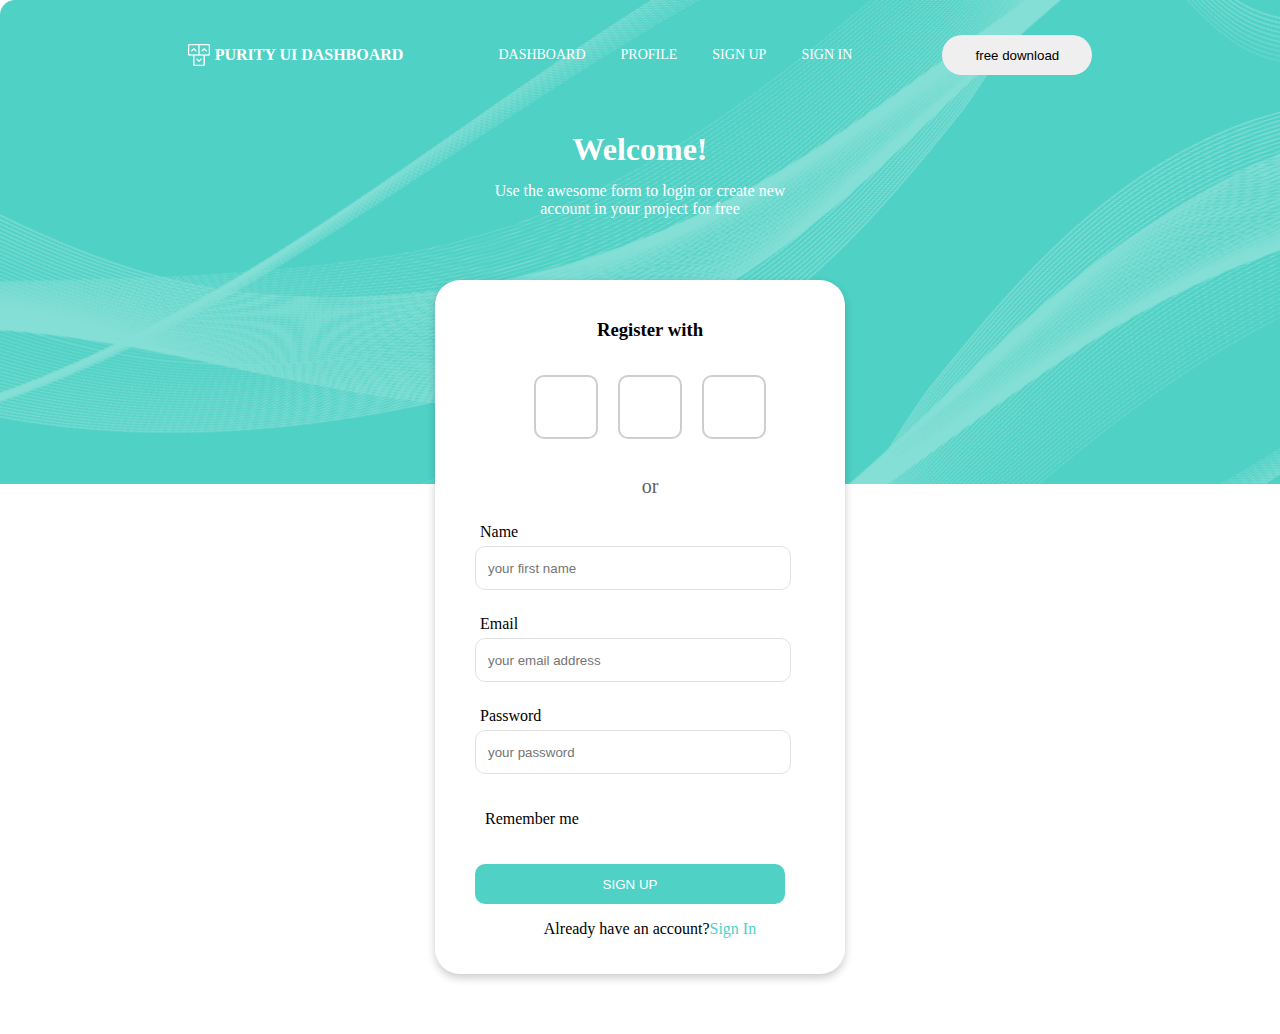
<file: index.html>
<!DOCTYPE html>
<html lang="en">
<head>
    <meta charset="UTF-8">
    <meta name="viewport" content="width=device-width, initial-scale=1.0">
    <title>Purity</title>
    <link rel=stylesheet href="styles.css">
    <link rel="stylesheet" href="https://cdnjs.cloudflare.com/ajax/libs/font-awesome/6.2.1/css/all.min.css" integrity="sha512-MV7K8+y+gLIBoVD59lQIYicR65iaqukzvf/nwasF0nqhPay5w/9lJmVM2hMDcnK1OnMGCdVK+iQrJ7lzPJQd1w==" crossorigin="anonymous" referrerpolicy="no-referrer" />    
</head>
<body>
    <main>
        <div class=parent-container>
            <div class="nav-container">
                <div class="nav-flex-container">
                      <div class="flex-one flex-nav">
                        <img src="./Assets/logo-creative-tim-black.png"/>
                        <h3>PURITY UI DASHBOARD</h3>
                    </div>

                <div class="flex-two">
                <div class="flex-nav">
                    <i class="fa-solid fa-circle-user"></i>
                    <p>DASHBOARD</p>
            </div>
            <div class="flex-nav">
                <i class="fa fa-user"></i>
                <p>PROFILE</p>
        </div>
        <div class="flex-nav">
            <i class="fa fa-sign-in"></i>
            <p>SIGN UP</p>
    </div>
    <div class="flex-nav">
        <i class="fa fa-key"></i>
        <p>SIGN IN</p>
</div>
</div>
<div class="flex-three">
 <button>free download</button>    
</div>
            </div>
             
            <div class="welcome-div">
                <h1>Welcome!</h1>
                <p>Use the awesome form to login or create new <br> account in your project for free</p>
        </div>
        </div>
        <div class="plain-container">
            <div class="form-container">
                <div class="icon-div">
                    <h3 class="register">Register with</h3>
                    <div class="icon-flex">
                        <p class="icon-shape"><i class="fab fa-facebook"></i></p>
                        <p class="icon-shape"><i class="fab fa-apple"></i></p>
                        <p class="icon-shape"><i class="fab fa-google"></i></p>
                    </div>
                    <p class="faint-text">or</p>
                </div>
                
                <form>
                    <label>Name</label>
                    <input placeholder="your first name" required class="input">
                    <label>Email</label>
                    <input placeholder="your email address" required class="input">
                    <label>Password</label>
                    <input placeholder="your password" required class="input">
                </form>

              <div class="toggle-container">
                <i class="fa-solid fa-toggle-on"></i>
                <p>Remember me</p>
              </div> 

              <div class="sign-up-container">
                <button>SIGN UP</button>
              </div> 

              <div class= "form-last-text">
                <p>Already have an account?<a href="sign-in.html">Sign In</a></p>
              </div>

            </div>
            <div class=empty-container>
            
        </div>
    </div>
    </main>
</body>
</html>
</file>
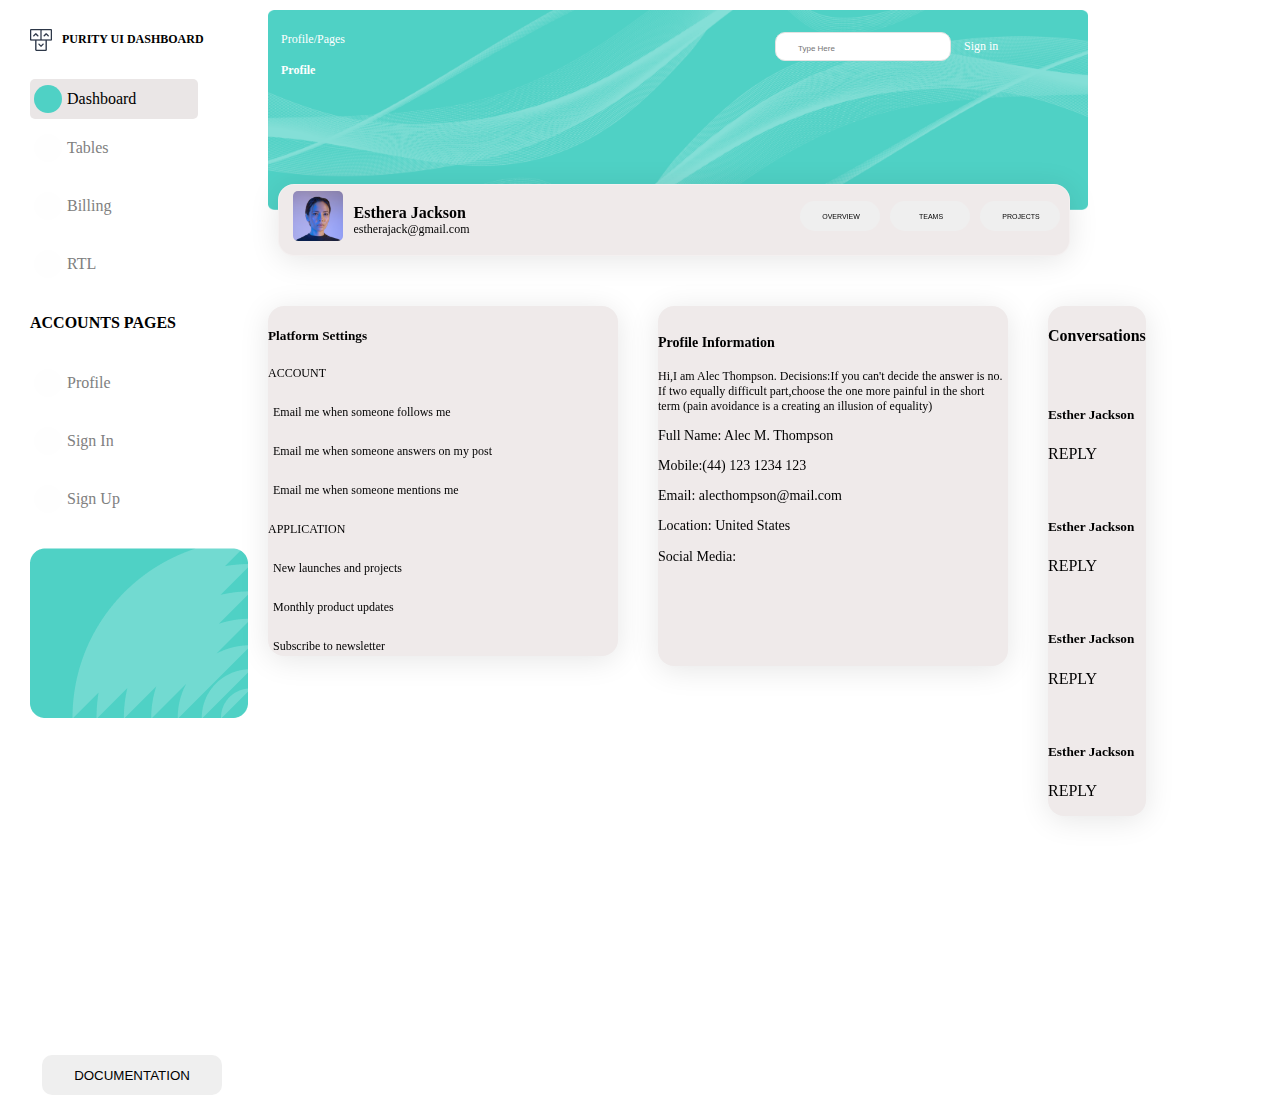
<file: profile-screen.html>
<!DOCTYPE html>
<html lang="en">
<head>
    <meta charset="UTF-8">
    <meta name="viewport" content="width=device-width, initial-scale=1.0">
    <title>Profile-screen</title>
    <link rel=stylesheet href="styles.css">
    <link rel="stylesheet" href="https://cdnjs.cloudflare.com/ajax/libs/font-awesome/6.2.1/css/all.min.css" integrity="sha512-MV7K8+y+gLIBoVD59lQIYicR65iaqukzvf/nwasF0nqhPay5w/9lJmVM2hMDcnK1OnMGCdVK+iQrJ7lzPJQd1w==" crossorigin="anonymous" referrerpolicy="no-referrer" />    
</head>
<body>

    <div class="profile-main-container">

        <div class="profile-main-flex">

            <div class="profile-nav-flex">

              <div class="profile-purity-h3">
                
                    <img src="Assets/logo-creative-tim-black (1).png" class="favicon-profile">
                    <h3>PURITY UI DASHBOARD</h3>
                
                </div> 

                <div class="profile-mini-container  active">
                    <div class="active-div"><i class="fa fa-home icon-active"></i></div>
                      <p class="active-text">Dashboard</p>
                </div>
                <div class="profile-mini-container">
                    <div><i class="fa fa-bar-chart"></i></div>
                      <p>Tables</p>
                </div>
                <div class="profile-mini-container">
                    <div><i class="fa-solid fa-money-bill"></i></div>
                      <p>Billing</p>
                </div>
                <div class="profile-mini-container">
                    <div><i class="fa-solid fa-wrench"></i></div>
                      <p>RTL</p>
                </div>
                <h4>ACCOUNTS PAGES</h4>
                <div class="profile-mini-container">
                    <div><i class="fa-solid fa-user"></i></div>
                      <p>Profile</p>
                </div>
                <div class="profile-mini-container">
                    <div><i class="fa-solid fa-clipboard"></i></div>
                      <p>Sign In</p>
                </div>
                <div class="profile-mini-container">
                    <div><i class="fa-solid fa-rocket"></i></div>
                      <p>Sign Up</p>
                </div>

                <div class="docs-rectangle-box">
                    <img src="Assets/Background.png">
                    <div class="box-text">
                        <div><i class="fa-solid fa-rocket"></i></div>
                        <h4>Need Help?</h4>
                        <p>Please check our Docs </p>
                        <button class="docs-button">DOCUMENTATION</button>
                    </div>
                </div>
            </div>

            <div class="profile-dashboard">
                 <div class="profile-background">
                    <img src="Assets/Image.png" class="dashboard-board-image">
                 </div>

                 <div class="profile-background-text">
                  <div class="profile-text-one">
                           <p>Profile/Pages</p>
                           <h4>Profile</h4>
                  </div>
                  <div class="profile-text-two">

                    <div class="profile-input-div">
                    <input type="text" placeholder="Type Here" required>   
                    <i class="fa fa-search"></i>
                </div> 

                <div class="profile-text-sign-in">
                    <i class="fa-solid fa-user"></i>
                    <p>Sign in</p>
                </div>

                <div class="profile-text-icons">
                   <i class="fa fa-cog"></i> 
                   <i class="fa-solid fa-bell"></i> 
                </div>

                  </div>
                 </div>
                 <div class="glass-background">
                    <div class="glass-flex">
                        <div class="glass-flex-one">
                            <img src="Assets/Credits to Unsplash.com.png">
                            <div class="name-details">
                                <h4>Esthera Jackson</h4>
                                    <p>estherajack@gmail.com</p>
                            </div>
                        </div>
                        <div class="glass-flex-two">
                            <div> 
                                <button><i class="fa-solid fa-user"></i>OVERVIEW</button>
                            </div>
                            <div>
                                <button><i class="fa-solid fa-user"></i>TEAMS</button>
                            </div>
                            <div>
                                <button>  <i class="fa fa-cog"></i> PROJECTS</button>
                            </div>
                            
                        </div>
                    </div>

                 </div>

          
            <div class="client-details-main-div">
                <div class="platform-div client-glass-flex">
                    <h5>Platform Settings</h5>
                    <p class="faint-word">ACCOUNT</p>
                    <div class="account-toggle-main-div">
                        <div>
                            <i class="fa-solid fa-toggle-on"></i>
                            <p>Email me when someone follows me</p>
                        </div>
                        <div>
                            <i class="fa-solid fa-toggle-on"></i>
                            <p>Email me when someone answers on my post</p>
                        </div>
                        <div>
                            <i class="fa-solid fa-toggle-on"></i>
                            <p>Email me when someone mentions me</p>
                        </div>
                        <p class="faint-word">APPLICATION</p>
                        <div>
                            <i class="fa-solid fa-toggle-on"></i>
                            <p>New launches and projects</p>
                        </div>
                        <div>
                            <i class="fa-solid fa-toggle-on"></i>
                            <p>Monthly product updates</p>
                        </div>
                        <div>
                            <i class="fa-solid fa-toggle-on"></i>
                            <p>Subscribe to newsletter</p>
                        </div>
                    </div>
                </div>
                <div class="profile-div client-glass-flex">
                    <h4>Profile Information</h4>
                    <p class="profile-bio">Hi,I am Alec Thompson. Decisions:If you can't decide the answer is no. If two equally difficult part,choose the one more painful in the short term (pain avoidance is a creating an illusion of equality)</p>
                   
                    <div>
                        <p>Full Name:<span> Alec M. Thompson</span></p>
                        <p>Mobile:<span>(44) 123 1234 123</span></p>
                        <p>Email:<span> alecthompson@mail.com</span></p>
                        <p>Location:<span> United States</span></p>
                        <div class="profile-main-icon-flex">
                            <p>Social Media:</p>
                            <div class="profile-icon-flex"> 
                                <p><i class="fab fa-facebook"></i></p>
                                <p><i class="fab fa-twitter"></i></p>
                                <p><i class="fab fa-instagram"></i></p>
                            </div>
                           
                        </div>
                       
                    </div>
                </div>
                <div class="conversation-div client-glass-flex">
                    <h4>Conversations</h4>
                    <div>
                        <div>
                            <img>
                            <div>
                                <h5>Esther Jackson</h5>
                                <p></p>
                            </div>
                        </div>
                        <p>REPLY</p>
                    </div>
                    <div>
                        <div>
                            <img>
                            <div>
                                <h5>Esther Jackson</h5>
                                <p></p>
                            </div>
                        </div>
                        <p>REPLY</p>
                    </div>
                    <div>
                        <div>
                            <img>
                            <div>
                                <h5>Esther Jackson</h5>
                                <p></p>
                            </div>
                        </div>
                        <p>REPLY</p>
                    </div>
                    <div>
                        <div>
                            <img>
                            <div>
                                <h5>Esther Jackson</h5>
                                <p></p>
                            </div>
                        </div>
                        <p>REPLY</p>
                    </div>
                </div>
            </div>
        </div>
        </div>
    </div>
</body>
</html>
</file>
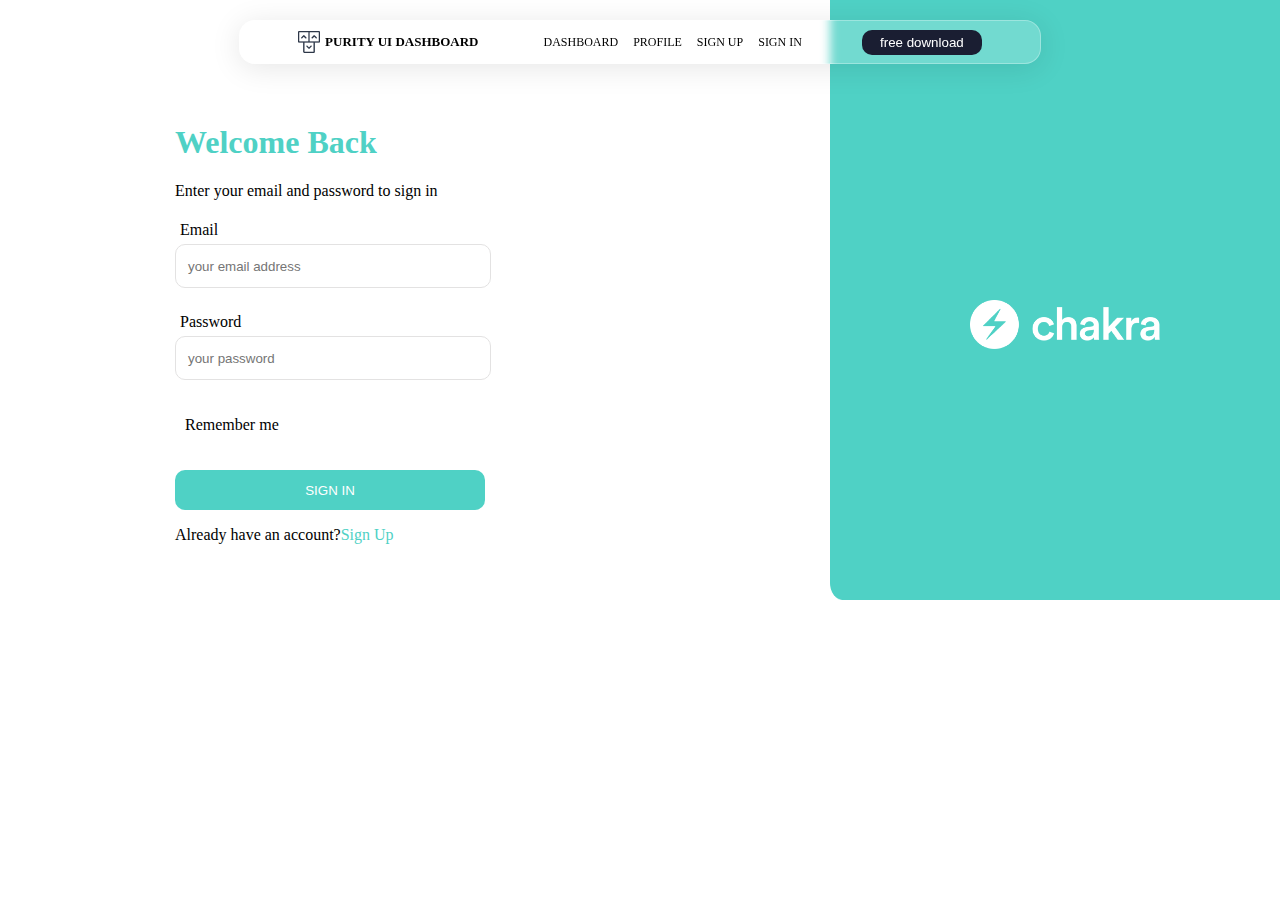
<file: sign-in.html>
<!DOCTYPE html>
<html lang="en">
<head>
    <meta charset="UTF-8">
    <meta name="viewport" content="width=device-width, initial-scale=1.0">
    <title>sign-in-page</title>
    <link rel=stylesheet href="styles.css">
    <link rel="stylesheet" href="https://cdnjs.cloudflare.com/ajax/libs/font-awesome/6.2.1/css/all.min.css" integrity="sha512-MV7K8+y+gLIBoVD59lQIYicR65iaqukzvf/nwasF0nqhPay5w/9lJmVM2hMDcnK1OnMGCdVK+iQrJ7lzPJQd1w==" crossorigin="anonymous" referrerpolicy="no-referrer" />    
</head>
<body>
    <div class="sign-in-main-container">
        <div class="sign-in-navs-container">
        <div class="sign-in-navs">

        <div class="sign-in flex-nav">
            <img src="./Assets/logo-creative-tim-black (1).png"/>
            <h3>PURITY UI DASHBOARD</h3>
        </div>

    <div class="flex-two flex-two-sign-in">
    <div class="flex-nav sign-in">
        <i class="fa-solid fa-circle-user"></i>
        <p>DASHBOARD</p>
</div>
<div class="flex-nav sign-in">
    <i class="fa fa-user"></i>
    <p>PROFILE</p>
</div>

<div class="flex-nav sign-in">
<i class="fa fa-sign-in"></i>
<p>SIGN UP</p>
</div>

<div class="flex-nav sign-in">
<i class="fa fa-key"></i>
<p>SIGN IN</p>
</div>

</div>
<div class="sign-in-button">
<button>free download</button>
</div>

</div>
</div>
<!-- <div class="sign-in-main-flex">
    <div class="sign-in-main-flex-one">

    </div>
     <div class="sign-in-main-flex-two">
        
    </div>

</div> -->
<div class="main-container-flex">
    <div class="main-flex-welcome">
        <div>
            <h1>Welcome Back</h1>
            <p>Enter your email and password to sign in</p>
        </div>
        <form>   
            <label>Email</label>
            <input placeholder="your email address" required class="input">
            <label>Password</label>
            <input placeholder="your password" required class="input">
      

      <div class="toggle-container">
        <i class="fa-solid fa-toggle-on"></i>
        <p>Remember me</p>
      </div> 

      <div class="sign-up-container">
        <button>SIGN IN</button>
      </div> 

      <div class= "form-last-text-sign-in">
        <p>Already have an account?<a href="index.html">Sign Up</a></p>
      </div>
    </div>

    <div class="main-flex-img">
        <img src="Assets/Rectangle 53.png" class="rectangle-img">
    </div>

</div>
<div class=" chakra-container">
    <img src="Assets/logo-colored_2x__1_-removebg-preview (1) 1.png" class="chakra-img">
</div>

</div>

</body>
</html>
</file>
<file: styles.css>
body{
    padding:0;
    margin:0;
}

.nav-container{
background: url("./Assets/Image.png");
padding-top:30px;
padding-bottom: 200px;
}
.nav-flex-container{
    display:flex;
    justify-content:center;
    align-items:center;
    gap:90px;
    flex-wrap:wrap;
}
.flex-one h3{
    color:#ffff;
    font-size:16px;
}
.flex-two{
    display:flex;
    flex-wrap:wrap;
    gap:30px;
    font-size: 14px;
}
.flex-nav{
    display:flex;
    align-items: center;
    justify-content: center;
    color:#ffff;
    gap:5px;
}
.flex-three button{
   width:150px;
   height:40px;
   border-radius:20px;
   border:none;
}

.welcome-div {
    padding:30px 0px 50px 0px;
    display:flex;
    align-items: center;
    justify-content: center;
    flex-direction: column;
    flex-wrap:wrap;
    text-align: center;
    color:#ffffff;
}
.welcome-div p{
    margin-top: -8px;
}

.plain-container{
    display:flex;
    justify-content: center;
    align-items: center;
    flex-wrap:wrap;
    
}

.form-container{
    width:350px;
    box-shadow:0 4px 8px 0 rgba(0, 0, 0, 0.2);
    padding:20px;
    padding-left:40px;
    border-radius:25px; 
    position:absolute;
    background:#ffff;
    top:280px; 
}

.icon-flex{
    display:flex;
    align-items: center;
    justify-content: center;
    gap:20px;
}
.register{
    text-align: center;
}

.icon-flex p{
 width:60px;
 height:60px;
 text-align: center;
 border-radius: 10px;
 border:2px solid rgb(209, 205, 205);
}
.icon-flex p i{
    text-align: center;
    font-size:26px;
    padding:15px;
    color:rgb(52, 51, 51);
}

.faint-text{
    color:rgb(97, 97, 97);
    text-align: center;
    font-size: 20px;
}
form{
    display:block;
}
label{
    display:block;
     padding:5px;
}
 input{
    width:310px;
    height:40px;
    border-radius:10px;
    border:1px solid rgb(227, 226, 226);
    margin-bottom:20px;
 }
 
 input::placeholder{
    padding-left:10px;
 }
 .toggle-container{
    display:flex;
    gap:10px;
    align-items: center;
    text-align: left;
    margin-bottom:20px;
    
 }
 .fa-toggle-on{
    font-size:25px;
    color: #4FD1C5;
 }
.sign-up-container button{
    width:310px;
    height:40px;
    background: #4FD1C5;
    color:#ffffff;
    border:none;
    border-radius:10px;
}
.form-last-text{
    text-align: center;
}
.form-last-text a{
    text-decoration: none;
    color: #4FD1C5;
}
.empty-container{
    padding-bottom: 550px;
}
@media(max-width:1000px){
    .nav-container{
        padding-top:20px;
        padding-bottom: 150px;
        }
        .nav-flex-container{
            gap:55px;   
        }
        .flex-one h3{
            font-size:15px;
        }
        .flex-two{
            gap:20px;
            font-size: 13px;
        }
        .flex-nav{
            gap:4px;
        }
        .flex-three button{
            width:130px;
            height:40px;
            border-radius:20px;
            font-size: 12px;
         }
   .empty-container{
    padding-bottom: 400px;
}
        
}
/* sign-in-styling */
.sign-in-navs{
    display:flex;
    align-items: center;
    justify-content: center;
    flex-wrap:wrap;
    width:800px;
    gap:60px;
    /* From https://css.glass */
background: rgba(255, 255, 255, 0.2);
border-radius: 16px;
box-shadow: 0 4px 30px rgba(0, 0, 0, 0.1);
backdrop-filter: blur(5px);
-webkit-backdrop-filter: blur(5px);
border: 1px solid rgba(255, 255, 255, 0.3);
z-index: 999999;
}
.sign-in{
    color:black;
}
.sign-in h3{
    font-size:13px;
}
.flex-two-sign-in{
    font-size:12px;
    gap:10px;
}
.sign-in-button button{
    width:120px;
    height:25px;
    background: #1A1E32;
    color:#ffffff;
    border:none;
    border-radius:10px;
}
.sign-in-navs-container{
    padding-top:20px;
    display:flex;
    align-items: center;
    justify-content: center;
    
}
/* .main-container-flex{
    /* display:flex; */
    /* align-items:center;
    justify-content: center;
    } */


.main-flex-welcome{
margin-left: 175px;
margin-top:60px ;
height:100px;
}
.main-flex-welcome h1{
    color: #4FD1C5;
}

.main-flex-img{
    position:absolute;
    top:0px;
    right:0px;
}
.rectangle-img{
    width:450px;
    height:600px;
}
.chakra-img{
     position:absolute; 
     right:120px;
     width:190px;
     top:300px;
    
}
.form-last-text-sign-in a{
    text-decoration: none;
    color:#4FD1C5;
}

/* profile-screen-styling */
.profile-nav-flex{
  margin-left:30px;
}

.profile-purity-h3{
    display:flex;
    gap:10px;
    margin-bottom: 20px;
    margin-top:20px;
}

.favicon-profile{
    object-fit:contain;
}
.profile-purity-h3 h3{
    font-size: 12px;
}
.hr{
    width:100px;
}
.profile-mini-container{
    display:flex;
    align-items: center;
    gap:5px;
    padding: 4px;
 
}
.profile-mini-container p{
    color:gray;
}
.profile-mini-container p.active-text{
    color:black;
}

.active{
    background:#eae6e6;
    width:160px;
    height:32px;
    border-radius: 5px;
}


.profile-mini-container div {
    width:20px;
    height:20px;
    border-radius:100px;
    background: rgb(254, 254, 254);
    padding:4px;
    text-align: center;
}
.profile-mini-container div.active-div{
    background: #4FD1C5;
}


.profile-mini-container i{
    font-size: 15px;
    color:#4FD1C5;
}
.profile-mini-container i.icon-active{
    color:#ffff;
}

.docs-rectangle-box{
    color:#ffff;
}
.docs-rectangle-box img{
    position:relative;
    margin-top:20px;
}
.box-text{
    position: absolute;
    bottom:-195px;
    margin-left: 12px;
    line-height: 10px;
}

.box-text div {
    width:20px;
    height:20px;
    border-radius:100px;
    background: #ffff;
    text-align: center;
    padding:4px;
    color:#4FD1C5;
    
}
.docs-button{
    width:180px;
    height:40px;
    border-radius: 10px;
    border:none;
}
.profile-main-flex{
    display:flex;
    gap:20px;
   
}
.dashboard-board-image{
    width:820px;
    height:200px;
}
.profile-dashboard{
position:relative;
padding-top: 10px;
}
.profile-background-text{
    position:absolute;
    top:10px;
    color:#ffff;
    font-size: 12px;
    padding-left: 13px;
    padding-top: 10px;
}
.profile-background-text{
    display:flex;
    gap:430px;
}
.profile-text-two{
    display:flex;
    gap:5px;
    align-items: center;
    justify-content: center;
    
    
}
.profile-input-div{
position:relative;
}
.fa-search{
    position:absolute;
    left:7px;
    bottom:28px;
    color:grey;
}
.profile-input-div input{
    width: 170px;
    height:25px;
}
.profile-input-div input::placeholder{
    font-size: 8px;
    padding-left: 20px;
}
.profile-text-sign-in{
    display:flex;
    justify-content: center;
    align-items: center;
    margin-top: -20px;
    gap:8px;

}
.profile-text-icons{
    margin-top: -20px;
    display: flex;
    gap:7px;
    margin-left: 10px;
}

.glass-background{
  
/* From https://css.glass */
background: rgba(239, 234, 234, 1);
border-radius: 16px;
box-shadow: 0 4px 30px rgba(0, 0, 0, 0.1);
backdrop-filter: blur(15.2px);
-webkit-backdrop-filter: blur(15.2px);
border: 1px solid rgba(255, 255, 255, 0.3);
margin-top: -30px;
width:790px;
height:70px;
margin-left: 10px;
}
.glass-flex{
    display:flex;
    gap:330px;
    margin-left:5px;
    align-items: center;
    justify-content: center;
    padding-top: 6px;
}
.glass-flex-one{
    display:flex;
    align-items: center;
    justify-content: center;
    gap:10px;

}
.glass-flex-one img{
    width:50px;
    height:50px;
    border-radius:5px;
}
 .name-details {
    line-height: 0px;
}
.name-details p{
    font-size:12px;
    margin-top: -5px;
}

.glass-flex-two{
    display:flex;
    gap:10px;
}

.glass-flex-two div button{
    width:80px;
    height:30px;
    border-radius:20px;
    font-size: 7px;
    border:none;
}
.glass-flex-two div button i{
   margin-right:3px;
} 

.client-details-main-div{
    display:flex;
    margin-top:50px;
    gap:40px;
   
}
.client-glass-flex{
    background: rgba(239, 234, 234, 1);
border-radius: 16px;
box-shadow: 0 4px 30px rgba(0, 0, 0, 0.1);
backdrop-filter: blur(15.2px);
-webkit-backdrop-filter: blur(15.2px);
}

.platform-div p{
    font-size:12px;
}
.platform-div p{
    font-size:12px;
}
.platform-div{
    width:350px;
    height:350px;

}
/* .account-toggle-main-div{
    height:200px;
} */
.account-toggle-main-div div{
    display:flex;
    align-items: center;
    gap:5px;
}
.account-toggle-main-div i{
    font-size:16px;
}
.profile-bio{
    font-size:12px;
}
.profile-div{
    width:350px;
    height:350px;
    padding-top:10px;
    font-size: 14px;
}
.profile-main-icon-flex{
    display:flex;
    margin-top:-13px;
}
.profile-icon-flex{
    display:flex;
    gap:5px;
}
.profile-icon-flex .fab{
    color:#4FD1C5;
}
</file>
